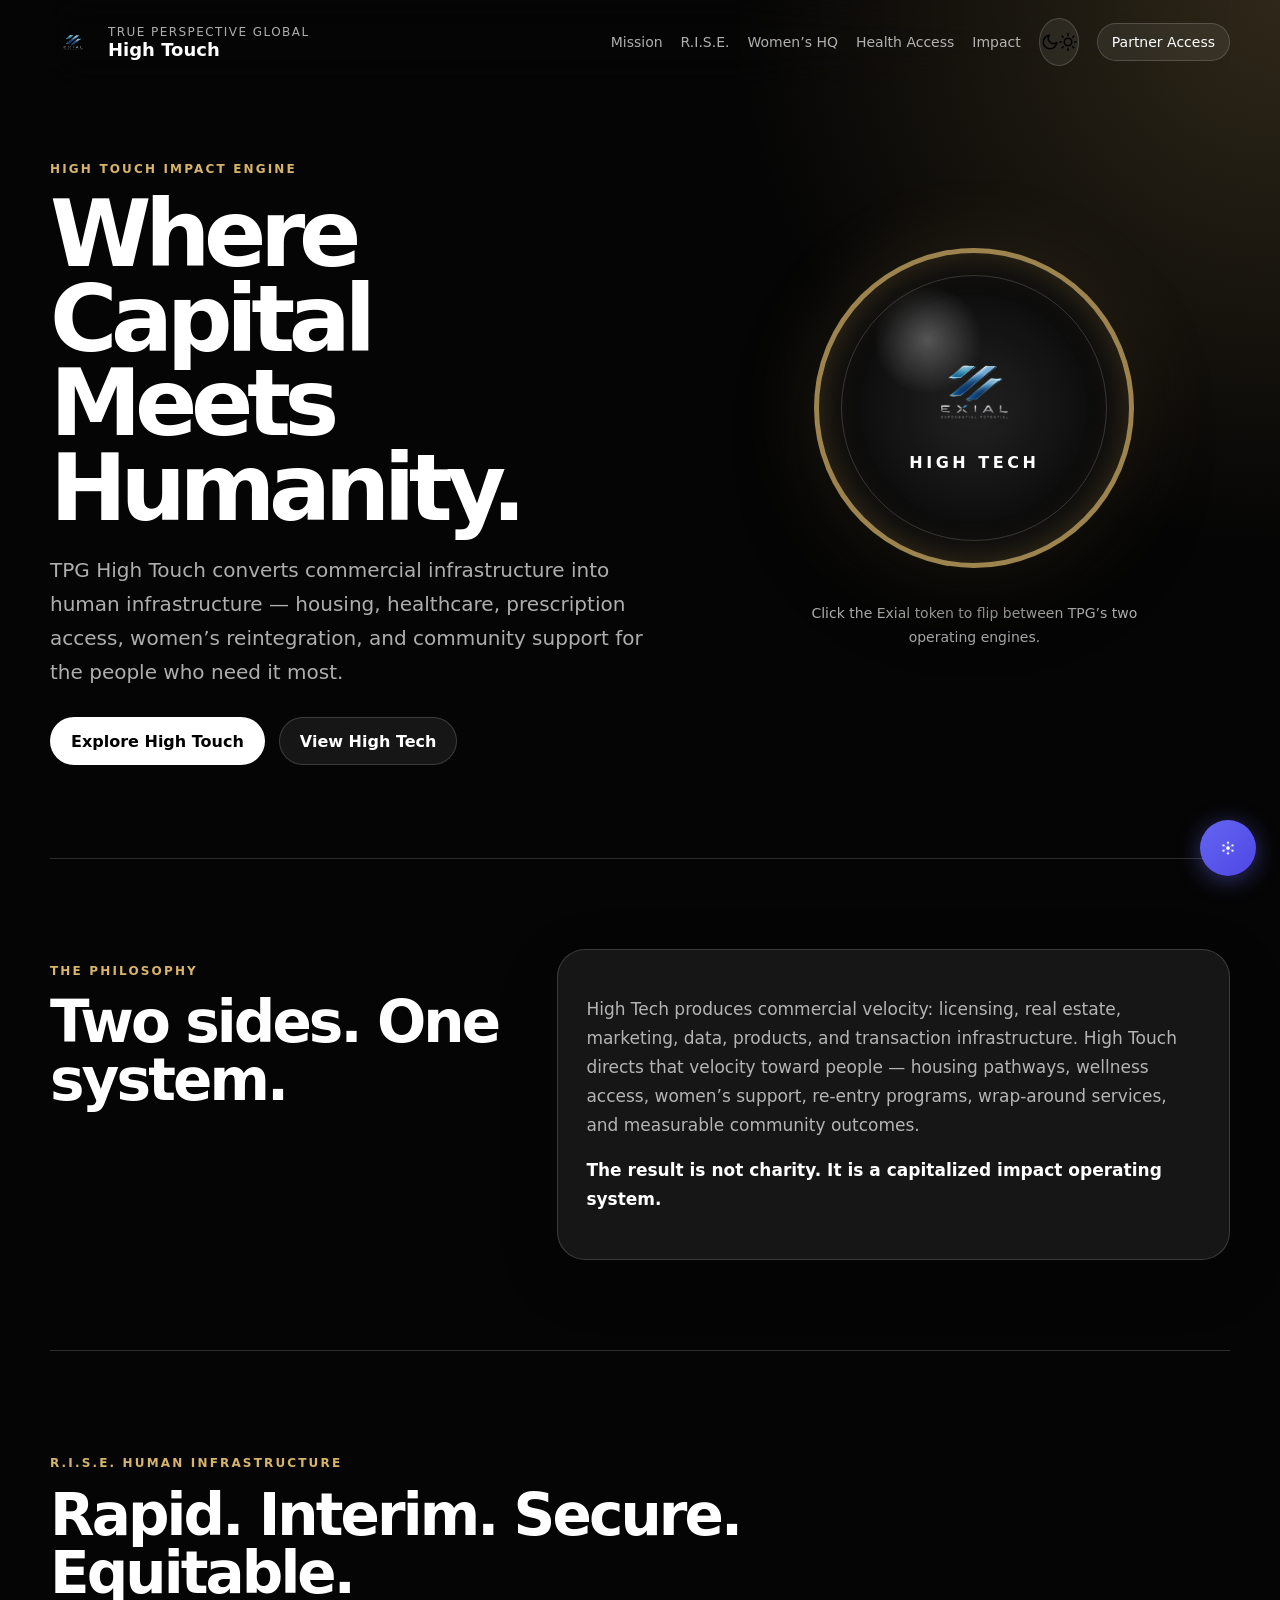
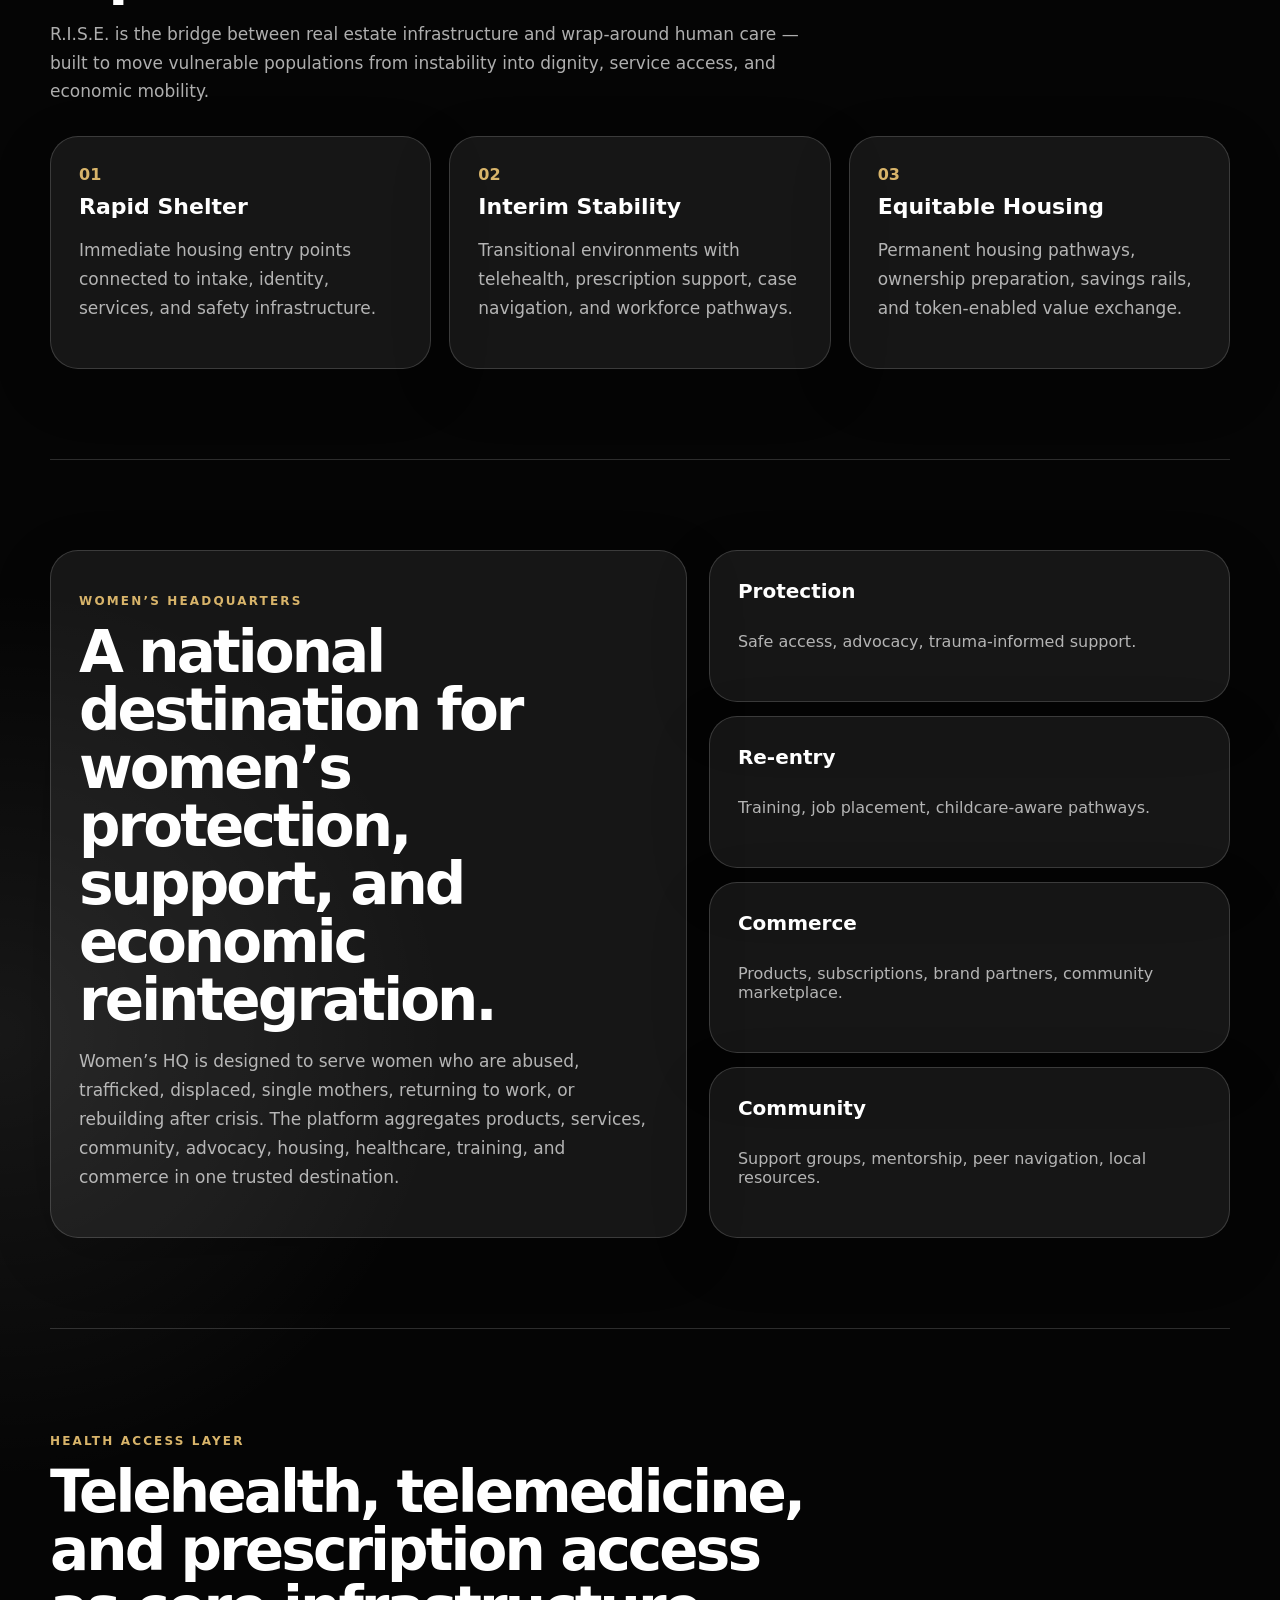
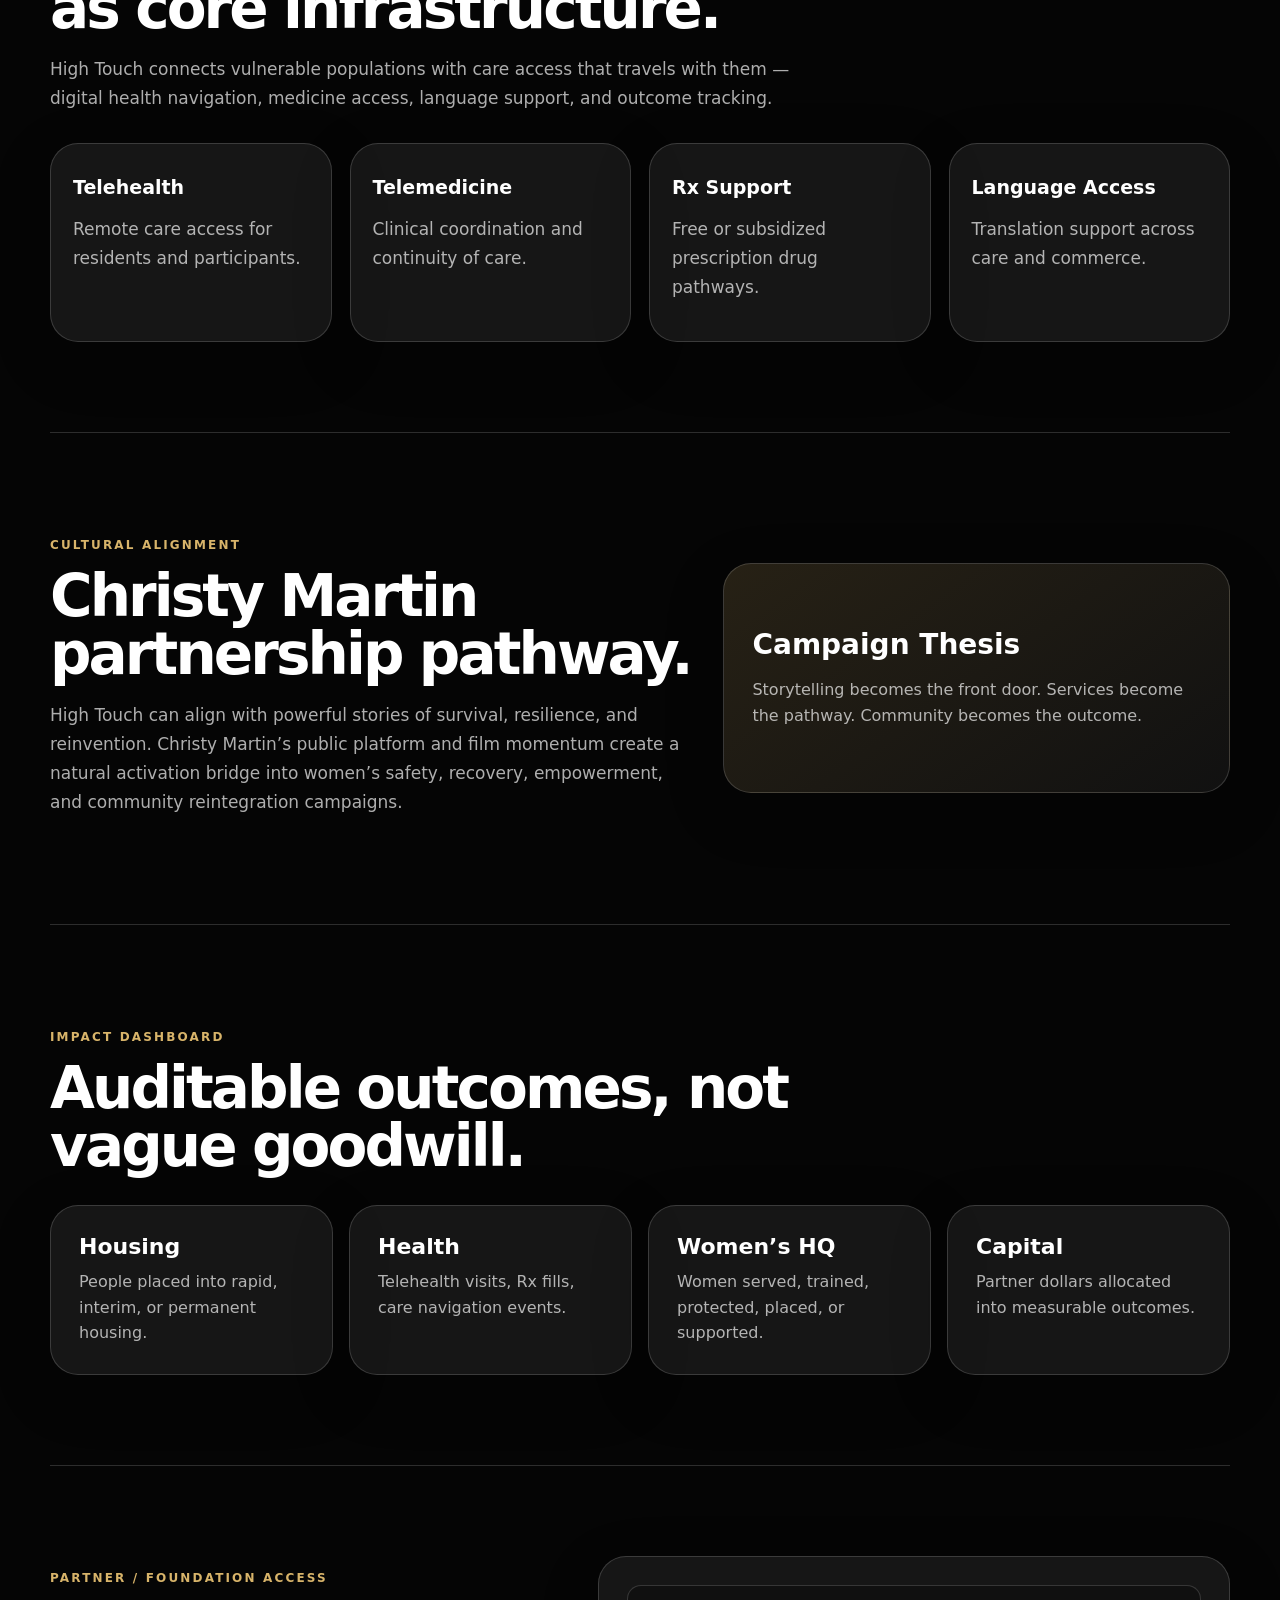
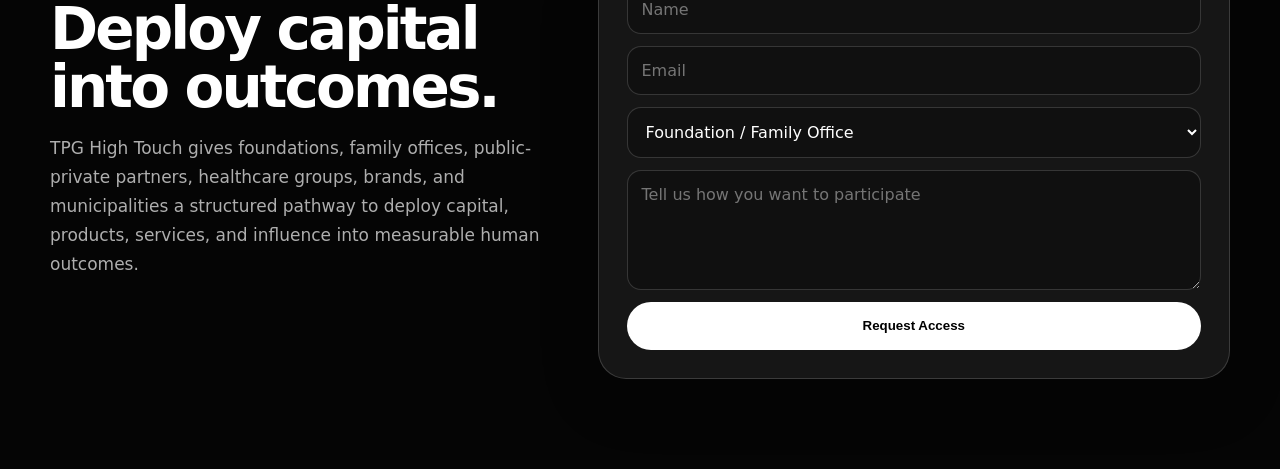
<file: index.html>
<!DOCTYPE html>
<html lang="en">
<head>
  <meta charset="UTF-8" />
  <meta name="viewport" content="width=device-width, initial-scale=1.0" />
  <title>TPG High Touch | Where Capital Meets Humanity</title>
  <link rel="stylesheet" href="styles.css" />
</head>
<body>
  <div class="site-shell">
    <header class="nav">
      <div class="brand">
        <img src="assets/exial-logo.png" alt="Exial Logo" />
        <div>
          <span>True Perspective Global</span>
          <strong>High Touch</strong>
        </div>
      </div>
      <nav>
        <a href="#mission">Mission</a>
        <a href="#rise">R.I.S.E.</a>
        <a href="#women">Women’s HQ</a>
        <a href="#health">Health Access</a>
        <a href="#impact">Impact</a>
        <button class="theme-toggle" id="themeToggle" aria-label="Toggle day/night mode">
          <!-- moon: shown in dark mode — click to go light -->
          <svg class="icon-moon" viewBox="0 0 24 24" fill="none" stroke="currentColor" stroke-width="2" stroke-linecap="round" stroke-linejoin="round">
            <path d="M21 12.79A9 9 0 1 1 11.21 3a7 7 0 0 0 9.79 9.79z"/>
          </svg>
          <!-- sun: shown in light mode — click to go dark -->
          <svg class="icon-sun" viewBox="0 0 24 24" fill="none" stroke="currentColor" stroke-width="2" stroke-linecap="round" stroke-linejoin="round">
            <circle cx="12" cy="12" r="5"/>
            <line x1="12" y1="1"  x2="12" y2="3"/>
            <line x1="12" y1="21" x2="12" y2="23"/>
            <line x1="4.22" y1="4.22"  x2="5.64" y2="5.64"/>
            <line x1="18.36" y1="18.36" x2="19.78" y2="19.78"/>
            <line x1="1" y1="12" x2="3" y2="12"/>
            <line x1="21" y1="12" x2="23" y2="12"/>
            <line x1="4.22" y1="19.78" x2="5.64" y2="18.36"/>
            <line x1="18.36" y1="5.64"  x2="19.78" y2="4.22"/>
          </svg>
        </button>
        <a class="nav-cta" href="#partner">Partner Access</a>
      </nav>
    </header>

    <section class="hero" id="top">
      <div class="hero-copy">
        <p class="eyebrow">High Touch Impact Engine</p>
        <h1>Where Capital Meets Humanity.</h1>
        <p class="lead">TPG High Touch converts commercial infrastructure into human infrastructure — housing, healthcare, prescription access, women’s reintegration, and community support for the people who need it most.</p>
        <div class="hero-actions">
          <a href="#mission" class="btn primary">Explore High Touch</a>
          <a href="high-tech.html" class="btn secondary">View High Tech</a>
        </div>
      </div>

      <div class="coin-stage" aria-label="Animated Exial token selector">
        <div class="coin" id="coin">
          <div class="coin-face heads">
            <img src="assets/exial-logo.png" alt="Exial Logo" />
            <span>High Tech</span>
          </div>
          <div class="coin-face tails">
            <img src="assets/exial-logo.png" alt="Exial Logo" />
            <span>High Touch</span>
          </div>
        </div>
        <p class="coin-caption">Click the Exial token to flip between TPG’s two operating engines.</p>
      </div>
    </section>

    <main>
      <section class="section split" id="mission">
        <div>
          <p class="eyebrow">The philosophy</p>
          <h2>Two sides. One system.</h2>
        </div>
        <div class="copy-card">
          <p>High Tech produces commercial velocity: licensing, real estate, marketing, data, products, and transaction infrastructure. High Touch directs that velocity toward people — housing pathways, wellness access, women’s support, re-entry programs, wrap-around services, and measurable community outcomes.</p>
          <p class="bold">The result is not charity. It is a capitalized impact operating system.</p>
        </div>
      </section>

      <section class="section cards" id="rise">
        <div class="section-head">
          <p class="eyebrow">R.I.S.E. Human Infrastructure</p>
          <h2>Rapid. Interim. Secure. Equitable.</h2>
          <p>R.I.S.E. is the bridge between real estate infrastructure and wrap-around human care — built to move vulnerable populations from instability into dignity, service access, and economic mobility.</p>
        </div>

        <div class="grid three">
          <article class="card">
            <span>01</span>
            <h3>Rapid Shelter</h3>
            <p>Immediate housing entry points connected to intake, identity, services, and safety infrastructure.</p>
          </article>

          <article class="card">
            <span>02</span>
            <h3>Interim Stability</h3>
            <p>Transitional environments with telehealth, prescription support, case navigation, and workforce pathways.</p>
          </article>

          <article class="card">
            <span>03</span>
            <h3>Equitable Housing</h3>
            <p>Permanent housing pathways, ownership preparation, savings rails, and token-enabled value exchange.</p>
          </article>
        </div>
      </section>

      <section class="section feature" id="women">
        <div class="feature-panel">
          <p class="eyebrow">Women’s Headquarters</p>
          <h2>A national destination for women’s protection, support, and economic reintegration.</h2>
          <p>Women’s HQ is designed to serve women who are abused, trafficked, displaced, single mothers, returning to work, or rebuilding after crisis. The platform aggregates products, services, community, advocacy, housing, healthcare, training, and commerce in one trusted destination.</p>
        </div>

        <div class="stack">
          <div class="mini-card">
            <strong>Protection</strong>
            <span>Safe access, advocacy, trauma-informed support.</span>
          </div>

          <div class="mini-card">
            <strong>Re-entry</strong>
            <span>Training, job placement, childcare-aware pathways.</span>
          </div>

          <div class="mini-card">
            <strong>Commerce</strong>
            <span>Products, subscriptions, brand partners, community marketplace.</span>
          </div>

          <div class="mini-card">
            <strong>Community</strong>
            <span>Support groups, mentorship, peer navigation, local resources.</span>
          </div>
        </div>
      </section>

      <section class="section cards" id="health">
        <div class="section-head">
          <p class="eyebrow">Health Access Layer</p>
          <h2>Telehealth, telemedicine, and prescription access as core infrastructure.</h2>
          <p>High Touch connects vulnerable populations with care access that travels with them — digital health navigation, medicine access, language support, and outcome tracking.</p>
        </div>

        <div class="grid four">
          <article class="card small">
            <h3>Telehealth</h3>
            <p>Remote care access for residents and participants.</p>
          </article>

          <article class="card small">
            <h3>Telemedicine</h3>
            <p>Clinical coordination and continuity of care.</p>
          </article>

          <article class="card small">
            <h3>Rx Support</h3>
            <p>Free or subsidized prescription drug pathways.</p>
          </article>

          <article class="card small">
            <h3>Language Access</h3>
            <p>Translation support across care and commerce.</p>
          </article>
        </div>
      </section>

      <section class="section spotlight">
        <div>
          <p class="eyebrow">Cultural Alignment</p>
          <h2>Christy Martin partnership pathway.</h2>
          <p>High Touch can align with powerful stories of survival, resilience, and reinvention. Christy Martin’s public platform and film momentum create a natural activation bridge into women’s safety, recovery, empowerment, and community reintegration campaigns.</p>
        </div>

        <div class="spotlight-box">
          <strong>Campaign Thesis</strong>
          <span>Storytelling becomes the front door. Services become the pathway. Community becomes the outcome.</span>
        </div>
      </section>

      <section class="section impact" id="impact">
        <div class="section-head">
          <p class="eyebrow">Impact Dashboard</p>
          <h2>Auditable outcomes, not vague goodwill.</h2>
        </div>

        <div class="metrics">
          <div>
            <strong>Housing</strong>
            <span>People placed into rapid, interim, or permanent housing.</span>
          </div>

          <div>
            <strong>Health</strong>
            <span>Telehealth visits, Rx fills, care navigation events.</span>
          </div>

          <div>
            <strong>Women’s HQ</strong>
            <span>Women served, trained, protected, placed, or supported.</span>
          </div>

          <div>
            <strong>Capital</strong>
            <span>Partner dollars allocated into measurable outcomes.</span>
          </div>
        </div>
      </section>

      <section class="section partner" id="partner">
        <div>
          <p class="eyebrow">Partner / Foundation Access</p>
          <h2>Deploy capital into outcomes.</h2>
          <p>TPG High Touch gives foundations, family offices, public-private partners, healthcare groups, brands, and municipalities a structured pathway to deploy capital, products, services, and influence into measurable human outcomes.</p>
        </div>

        <form class="access-form">
          <input type="text" placeholder="Name" />
          <input type="email" placeholder="Email" />

          <select>
            <option>Foundation / Family Office</option>
            <option>Healthcare Partner</option>
            <option>Brand / Product Partner</option>
            <option>Municipal / NGO Partner</option>
            <option>Investor / Sponsor</option>
          </select>

          <textarea placeholder="Tell us how you want to participate"></textarea>
          <button type="button">Request Access</button>
        </form>
      </section>
    </main>
  </div>

  <script src="script.js"></script>
  <script src="neural-widget.js" defer></script>
</body>
</html>
</file>
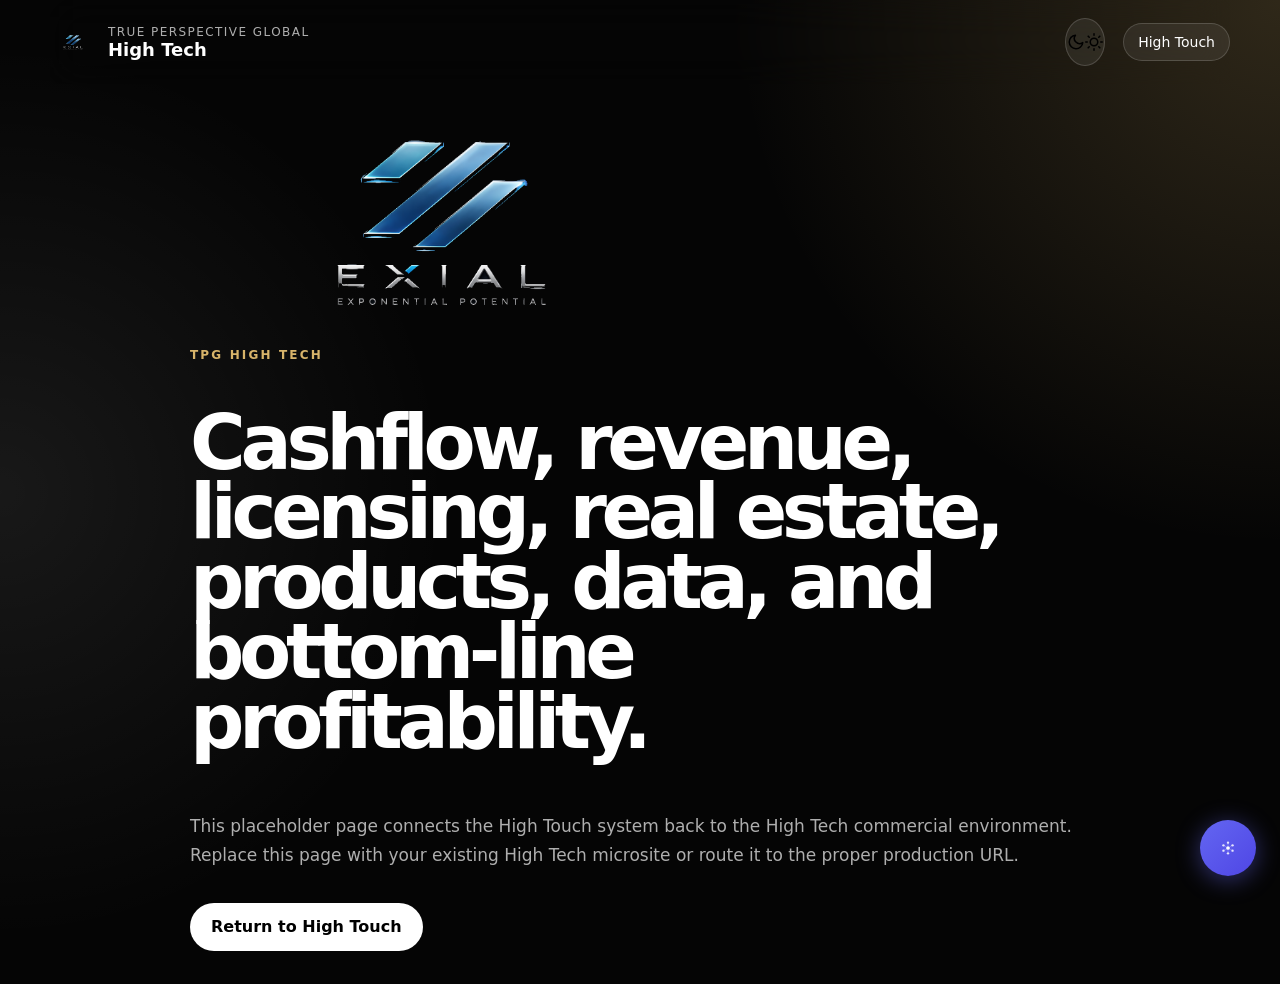
<file: high-tech.html>
<!DOCTYPE html>
<html lang="en">
<head>
  <meta charset="UTF-8" />
  <meta name="viewport" content="width=device-width, initial-scale=1.0" />
  <title>TPG High Tech</title>
  <link rel="stylesheet" href="styles.css" />
</head>
<body>
  <div class="site-shell">
    <header class="nav">
      <div class="brand">
        <img src="assets/exial-logo.png" alt="Exial Logo" />
        <div>
          <span>True Perspective Global</span>
          <strong>High Tech</strong>
        </div>
      </div>
      <nav>
        <button class="theme-toggle" id="themeToggle" aria-label="Toggle day/night mode">
          <svg class="icon-moon" viewBox="0 0 24 24" fill="none" stroke="currentColor" stroke-width="2" stroke-linecap="round" stroke-linejoin="round">
            <path d="M21 12.79A9 9 0 1 1 11.21 3a7 7 0 0 0 9.79 9.79z"/>
          </svg>
          <svg class="icon-sun" viewBox="0 0 24 24" fill="none" stroke="currentColor" stroke-width="2" stroke-linecap="round" stroke-linejoin="round">
            <circle cx="12" cy="12" r="5"/>
            <line x1="12" y1="1"  x2="12" y2="3"/>
            <line x1="12" y1="21" x2="12" y2="23"/>
            <line x1="4.22" y1="4.22"  x2="5.64" y2="5.64"/>
            <line x1="18.36" y1="18.36" x2="19.78" y2="19.78"/>
            <line x1="1" y1="12" x2="3" y2="12"/>
            <line x1="21" y1="12" x2="23" y2="12"/>
            <line x1="4.22" y1="19.78" x2="5.64" y2="18.36"/>
            <line x1="18.36" y1="5.64"  x2="19.78" y2="4.22"/>
          </svg>
        </button>
        <a class="nav-cta" href="index.html">High Touch</a>
      </nav>
    </header>
  </div>

  <div class="simple-page">
    <img src="assets/exial-logo.png" alt="Exial Logo" />
    <p class="eyebrow">TPG High Tech</p>
    <h1>Cashflow, revenue, licensing, real estate, products, data, and bottom-line profitability.</h1>
    <p>This placeholder page connects the High Touch system back to the High Tech commercial environment. Replace this page with your existing High Tech microsite or route it to the proper production URL.</p>
    <a href="index.html" class="btn primary">Return to High Touch</a>
  </div>
  <script src="script.js"></script>
  <script src="neural-widget.js" defer></script>
</body>
</html>
</file>
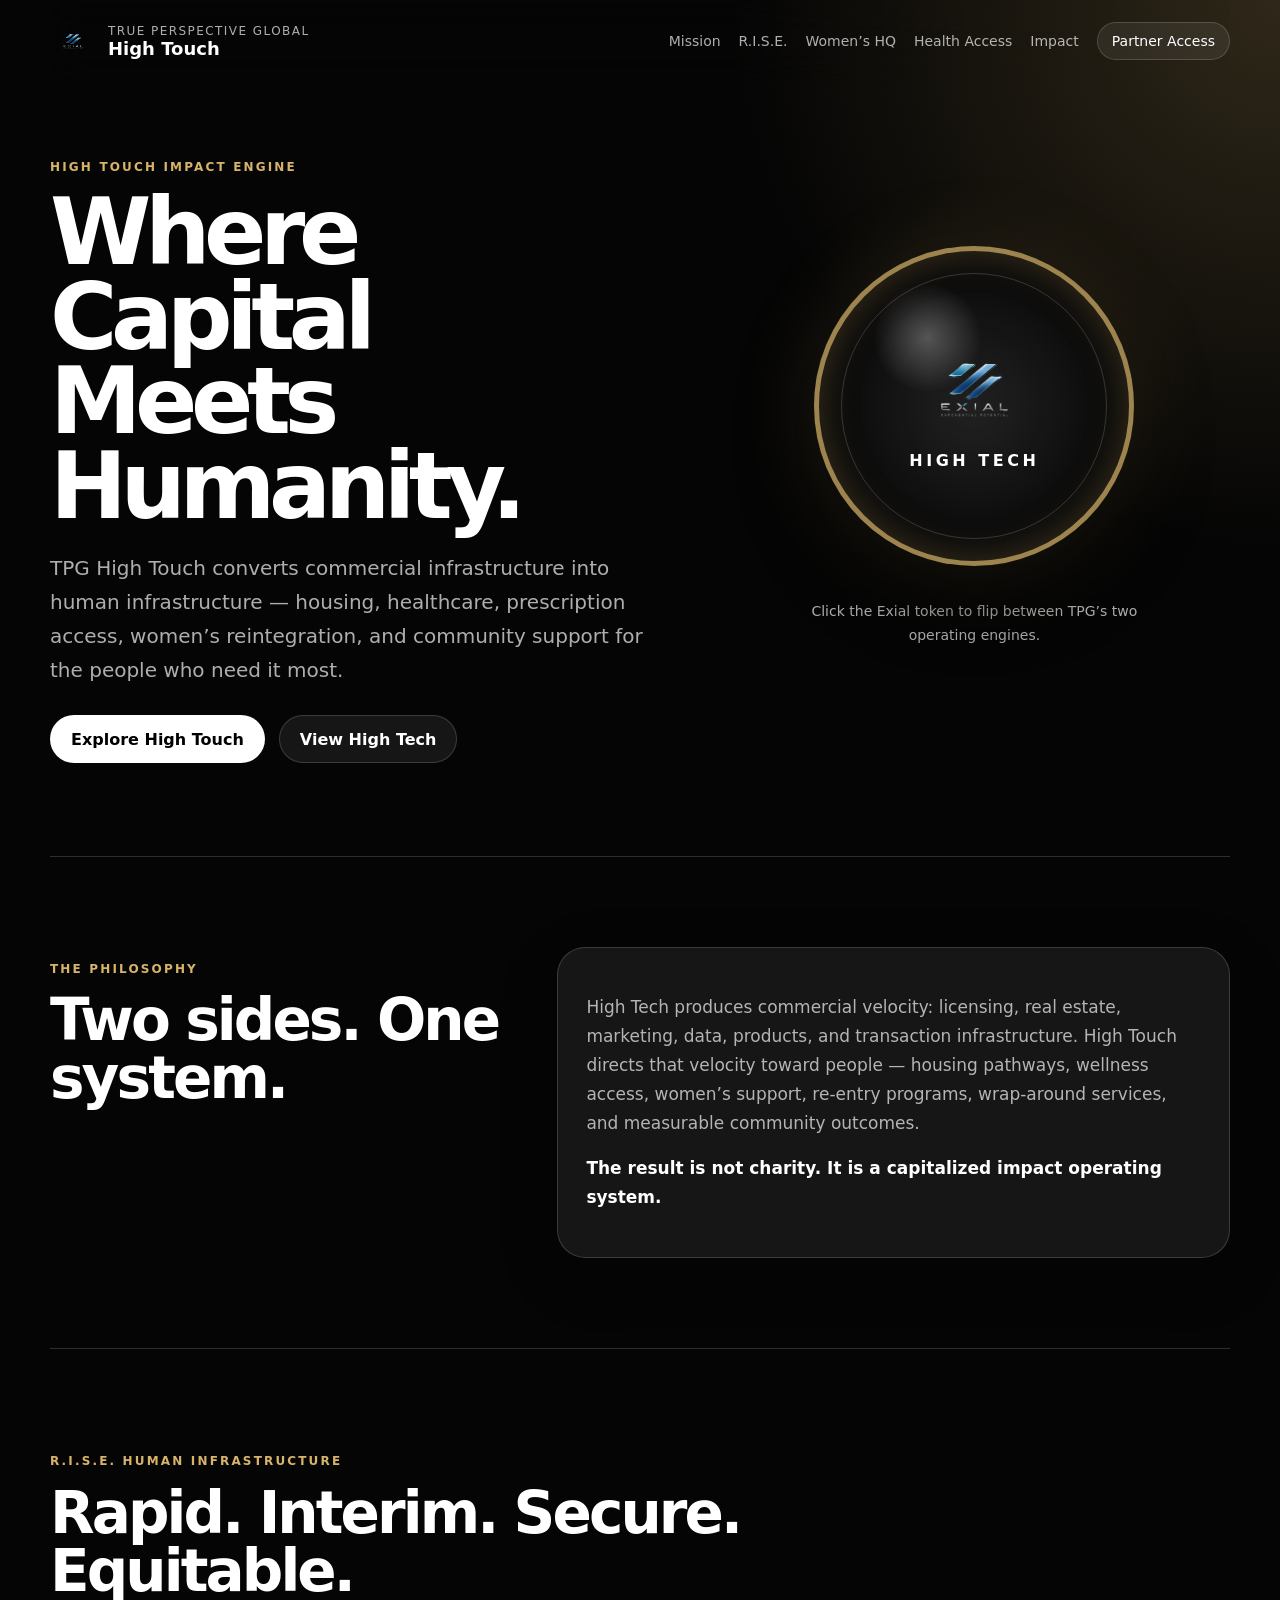
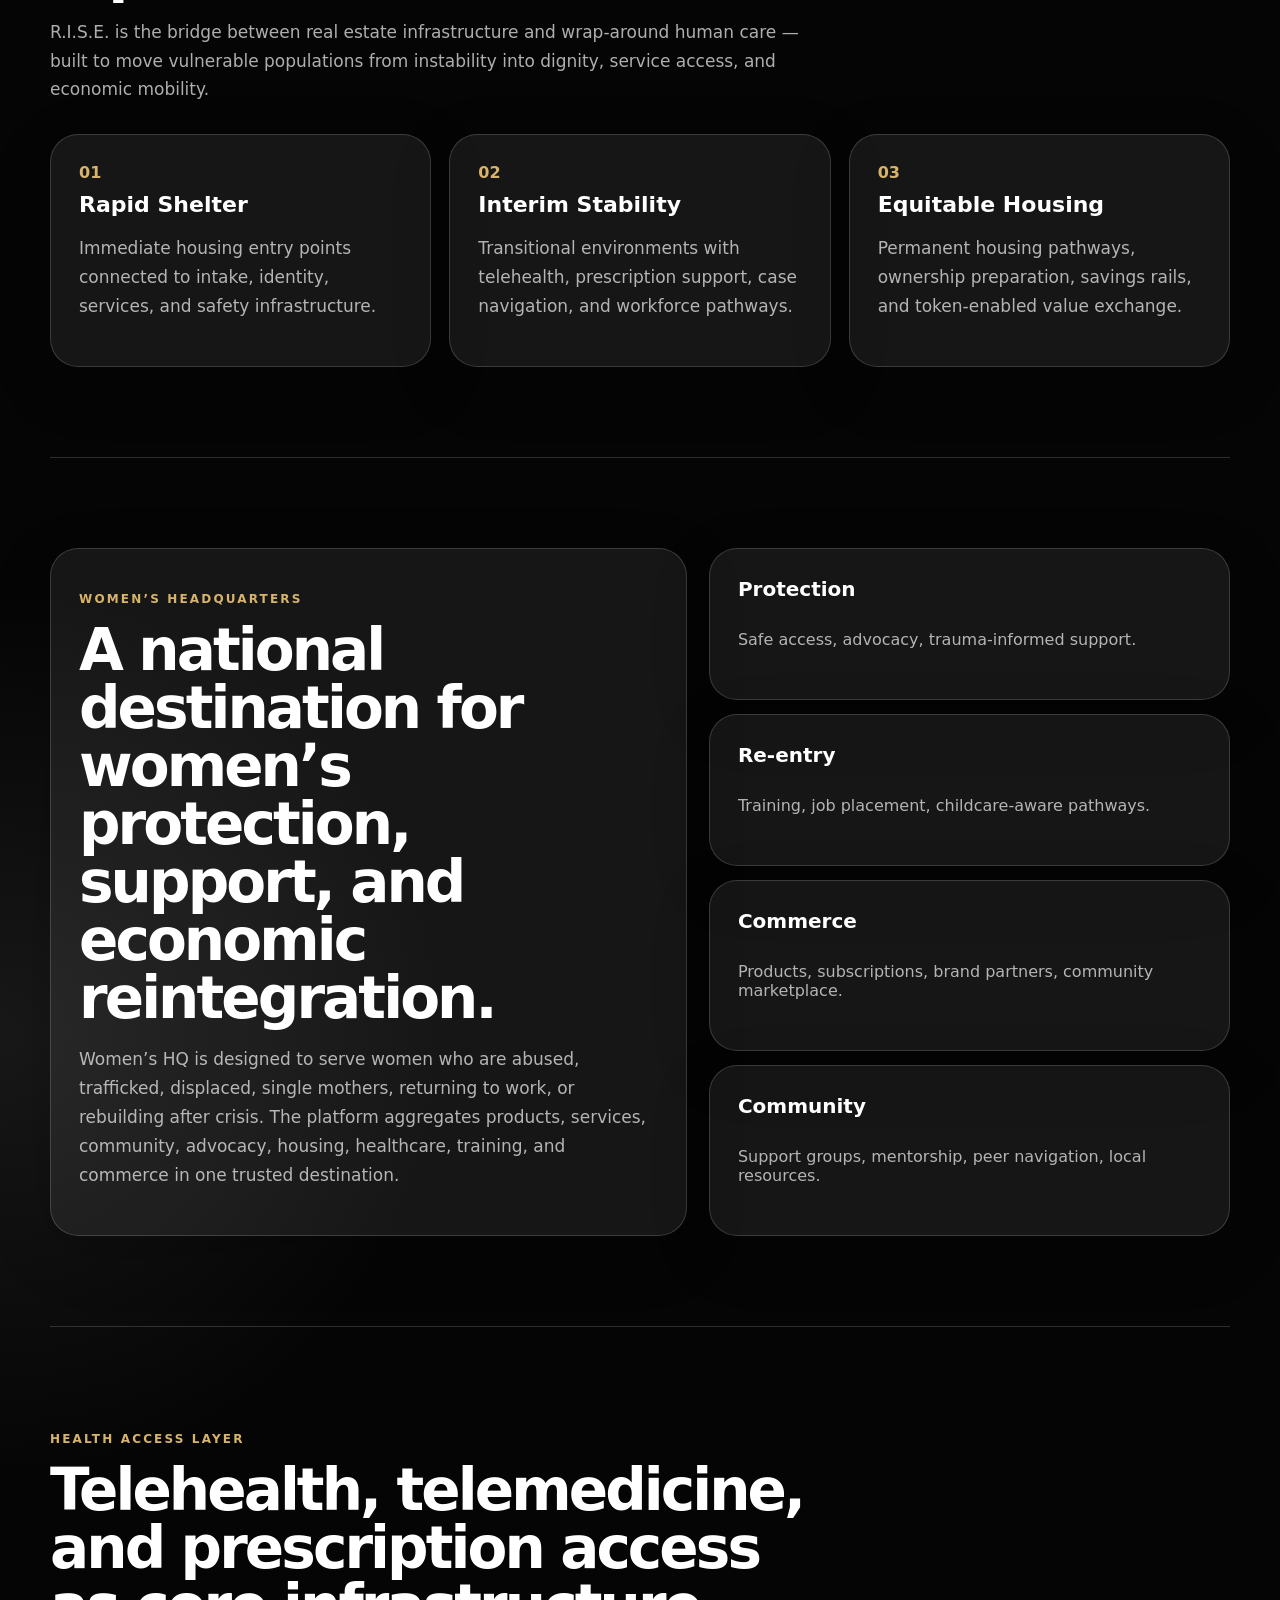
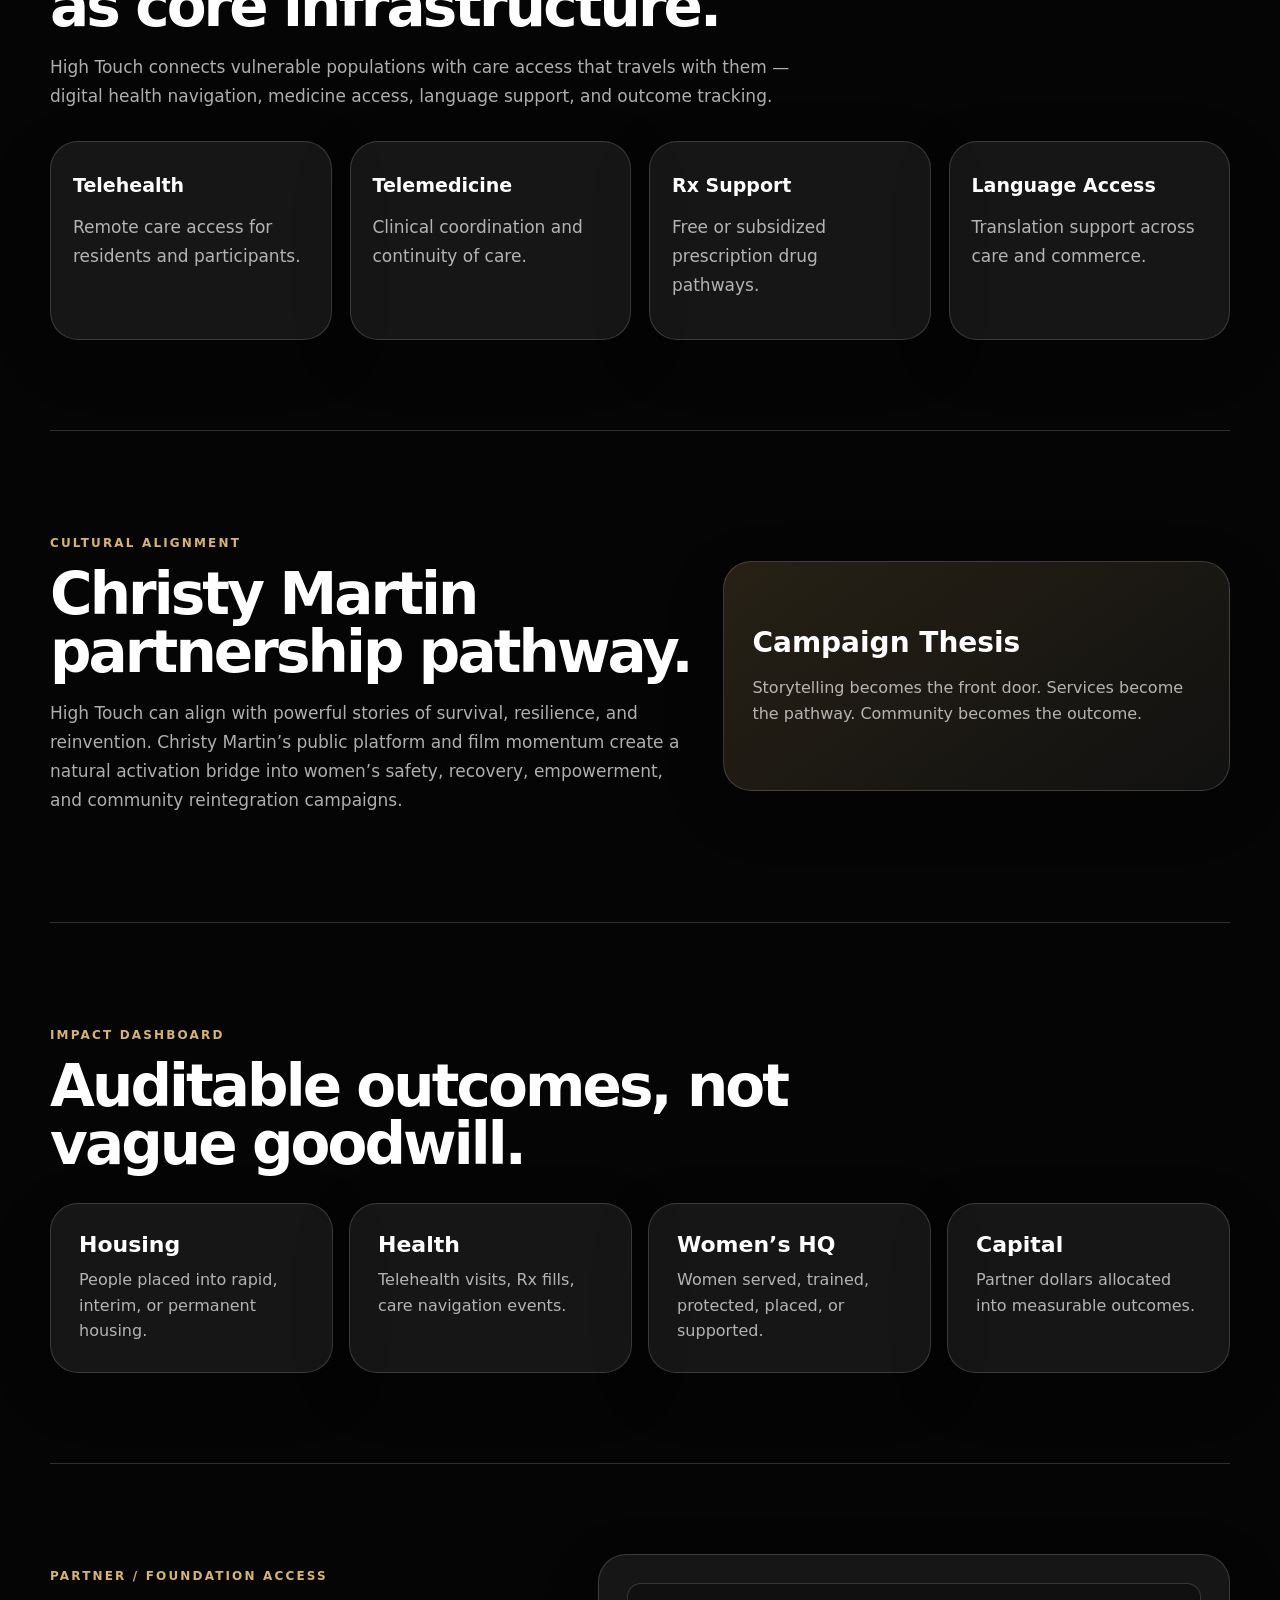
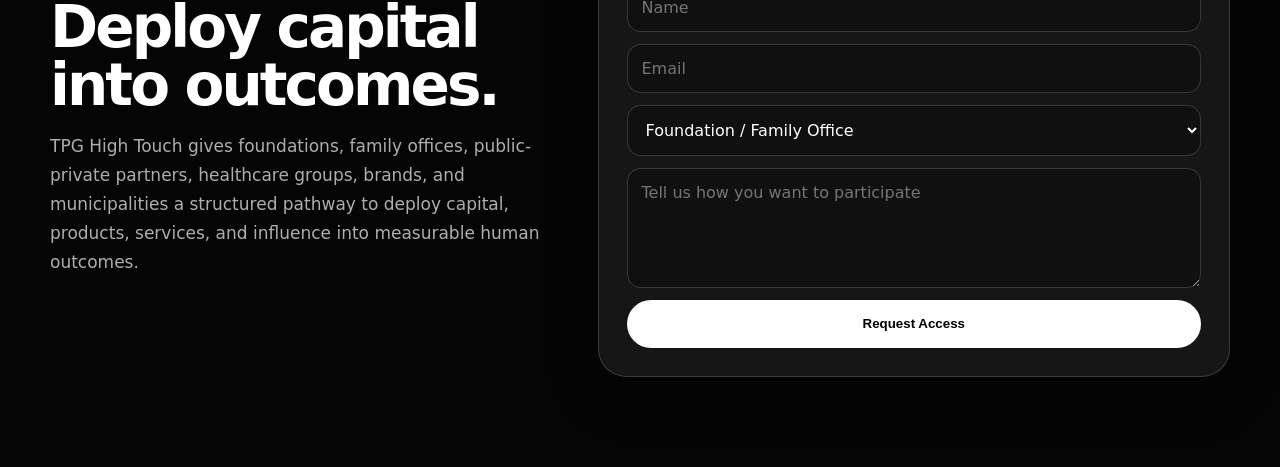
<file: index-inline.html>
<!DOCTYPE html>
<html lang="en">
<head>
  <meta charset="UTF-8" />
  <meta name="viewport" content="width=device-width, initial-scale=1.0" />
  <title>TPG High Touch | Where Capital Meets Humanity</title>
<style>
:root {
  --bg: #050505;
  --panel: rgba(255,255,255,0.07);
  --panel-strong: rgba(255,255,255,0.12);
  --text: #ffffff;
  --muted: rgba(255,255,255,0.68);
  --line: rgba(255,255,255,0.16);
  --gold: #d8b46a;
}

* { box-sizing: border-box; }

html { scroll-behavior: smooth; }

body {
  margin: 0;
  font-family: Inter, ui-sans-serif, system-ui, -apple-system, BlinkMacSystemFont, "Segoe UI", sans-serif;
  color: var(--text);
  background:
    radial-gradient(circle at top right, rgba(216,180,106,.20), transparent 34rem),
    radial-gradient(circle at left, rgba(255,255,255,.08), transparent 28rem),
    var(--bg);
}

a { color: inherit; text-decoration: none; }
.site-shell { width: min(1180px, calc(100% - 36px)); margin: 0 auto; }
.nav { position: sticky; top: 0; z-index: 20; display: flex; align-items: center; justify-content: space-between; padding: 18px 0; backdrop-filter: blur(18px); }
.brand { display: flex; align-items: center; gap: 12px; }
.brand img { width: 46px; height: 46px; object-fit: contain; border-radius: 8px; }
.brand span { display: block; color: var(--muted); font-size: 12px; letter-spacing: .12em; text-transform: uppercase; }
.brand strong { font-size: 18px; }
.nav nav { display: flex; gap: 18px; align-items: center; color: var(--muted); font-size: 14px; }
.nav nav a:hover { color: #fff; }
.nav-cta { padding: 10px 14px; border: 1px solid var(--line); border-radius: 999px; color: #fff !important; background: var(--panel); }
.hero { min-height: 86vh; display: grid; grid-template-columns: 1.1fr .9fr; gap: 44px; align-items: center; padding: 60px 0 90px; }
.eyebrow { color: var(--gold); text-transform: uppercase; letter-spacing: .18em; font-size: 12px; font-weight: 700; }
h1 { font-size: clamp(52px, 8vw, 92px); line-height: .92; margin: 14px 0 22px; letter-spacing: -0.07em; }
h2 { font-size: clamp(32px, 5vw, 58px); line-height: 1; margin: 10px 0 18px; letter-spacing: -0.05em; }
h3 { font-size: 22px; margin: 10px 0; }
p { color: var(--muted); line-height: 1.7; font-size: 17px; }
.lead { font-size: 20px; max-width: 720px; }
.bold { color: #fff; font-weight: 800; }
.hero-actions { display: flex; flex-wrap: wrap; gap: 14px; margin-top: 28px; }
.btn, button { display: inline-flex; align-items: center; justify-content: center; border-radius: 999px; padding: 13px 20px; min-height: 48px; font-weight: 800; border: 1px solid var(--line); cursor: pointer; }
.primary { background: #fff; color: #000; }
.secondary { background: var(--panel); color: #fff; }
.coin-stage { display: grid; place-items: center; gap: 20px; perspective: 1400px; }
.coin { width: 320px; height: 320px; position: relative; transform-style: preserve-3d; animation: idleSpin 10s linear infinite; cursor: pointer; }
.coin.flipped { animation: none; transform: rotateY(180deg); }
.coin-face { position: absolute; inset: 0; border-radius: 50%; display: flex; flex-direction: column; align-items: center; justify-content: center; gap: 18px; backface-visibility: hidden; background: radial-gradient(circle at 35% 28%, rgba(255,255,255,.28), transparent 18%), radial-gradient(circle at center, #242424, #050505 72%); border: 5px solid rgba(216,180,106,.72); box-shadow: inset 0 0 38px rgba(216,180,106,.28), 0 0 80px rgba(216,180,106,.14), 0 28px 70px rgba(0,0,0,.70); }
.coin-face:after { content: ""; position: absolute; inset: 22px; border-radius: 50%; border: 1px solid rgba(255,255,255,.16); }
.coin-face img { width: 160px; height: 90px; object-fit: contain; filter: drop-shadow(0 10px 22px rgba(0,0,0,.55)); z-index: 2; }
.coin-face span { z-index: 2; color: #fff; font-weight: 900; letter-spacing: .22em; text-transform: uppercase; font-size: 16px; }
.tails { transform: rotateY(180deg); }
.coin-caption { font-size: 14px; text-align: center; max-width: 360px; }
@keyframes idleSpin { from { transform: rotateY(0deg); } to { transform: rotateY(360deg); } }
.section { padding: 90px 0; border-top: 1px solid var(--line); }
.split { display: grid; grid-template-columns: .82fr 1.18fr; gap: 40px; align-items: start; }
.copy-card, .card, .feature-panel, .spotlight-box, .access-form, .mini-card, .metrics div { background: var(--panel); border: 1px solid var(--line); border-radius: 28px; padding: 28px; box-shadow: 0 18px 60px rgba(0,0,0,.18); }
.section-head { max-width: 780px; margin-bottom: 30px; }
.grid { display: grid; gap: 18px; }
.three { grid-template-columns: repeat(3, 1fr); }
.four { grid-template-columns: repeat(4, 1fr); }
.card span { color: var(--gold); font-weight: 900; }
.card.small { padding: 22px; }
.card.small h3 { font-size: 19px; }
.feature { display: grid; grid-template-columns: 1.1fr .9fr; gap: 22px; align-items: stretch; }
.stack { display: grid; gap: 14px; }
.mini-card { display: grid; gap: 8px; }
.mini-card strong { font-size: 20px; }
.mini-card span { color: var(--muted); }
.spotlight { display: grid; grid-template-columns: 1fr .78fr; gap: 24px; align-items: center; }
.spotlight-box { min-height: 230px; display: flex; flex-direction: column; justify-content: center; gap: 16px; background: linear-gradient(145deg, rgba(216,180,106,.16), rgba(255,255,255,.05)); }
.spotlight-box strong { font-size: 28px; }
.spotlight-box span { color: var(--muted); line-height: 1.6; }
.metrics { display: grid; grid-template-columns: repeat(4, 1fr); gap: 16px; }
.metrics strong { display: block; font-size: 22px; margin-bottom: 10px; }
.metrics span { color: var(--muted); line-height: 1.6; }
.partner { display: grid; grid-template-columns: .9fr 1.1fr; gap: 30px; align-items: start; }
.access-form { display: grid; gap: 12px; }
input, select, textarea { width: 100%; background: rgba(0,0,0,.25); border: 1px solid var(--line); color: #fff; border-radius: 14px; padding: 14px; font: inherit; }
textarea { min-height: 120px; resize: vertical; }
.access-form button { background: #fff; color: #000; border: 0; }
.simple-page { min-height: 100vh; width: min(900px, calc(100% - 36px)); margin: 0 auto; display: grid; align-content: center; gap: 16px; }
.simple-page img { width: min(500px, 100%); border-radius: 14px; }
.simple-page h1 { font-size: clamp(44px, 7vw, 76px); }
.simple-page .btn { width: max-content; }
@media (max-width: 900px) { .nav { align-items: flex-start; gap: 18px; } .nav nav { display: none; } .hero, .split, .feature, .spotlight, .partner { grid-template-columns: 1fr; } .three, .four, .metrics { grid-template-columns: 1fr; } .coin { width: 250px; height: 250px; } .coin-face img { width: 135px; height: 76px; } }
</style>
</head>
<body>
  <div class="site-shell">
    <header class="nav">
      <div class="brand">
        <img src="assets/exial-logo.png" alt="Exial Logo" />
        <div>
          <span>True Perspective Global</span>
          <strong>High Touch</strong>
        </div>
      </div>
      <nav>
        <a href="#mission">Mission</a>
        <a href="#rise">R.I.S.E.</a>
        <a href="#women">Women’s HQ</a>
        <a href="#health">Health Access</a>
        <a href="#impact">Impact</a>
        <a class="nav-cta" href="#partner">Partner Access</a>
      </nav>
    </header>

    <section class="hero" id="top">
      <div class="hero-copy">
        <p class="eyebrow">High Touch Impact Engine</p>
        <h1>Where Capital Meets Humanity.</h1>
        <p class="lead">TPG High Touch converts commercial infrastructure into human infrastructure — housing, healthcare, prescription access, women’s reintegration, and community support for the people who need it most.</p>
        <div class="hero-actions">
          <a href="#mission" class="btn primary">Explore High Touch</a>
          <a href="high-tech.html" class="btn secondary">View High Tech</a>
        </div>
      </div>

      <div class="coin-stage" aria-label="Animated Exial token selector">
        <div class="coin" id="coin">
          <div class="coin-face heads">
            <img src="assets/exial-logo.png" alt="Exial Logo" />
            <span>High Tech</span>
          </div>
          <div class="coin-face tails">
            <img src="assets/exial-logo.png" alt="Exial Logo" />
            <span>High Touch</span>
          </div>
        </div>
        <p class="coin-caption">Click the Exial token to flip between TPG’s two operating engines.</p>
      </div>
    </section>

    <main>
      <section class="section split" id="mission">
        <div>
          <p class="eyebrow">The philosophy</p>
          <h2>Two sides. One system.</h2>
        </div>
        <div class="copy-card">
          <p>High Tech produces commercial velocity: licensing, real estate, marketing, data, products, and transaction infrastructure. High Touch directs that velocity toward people — housing pathways, wellness access, women’s support, re-entry programs, wrap-around services, and measurable community outcomes.</p>
          <p class="bold">The result is not charity. It is a capitalized impact operating system.</p>
        </div>
      </section>

      <section class="section cards" id="rise">
        <div class="section-head">
          <p class="eyebrow">R.I.S.E. Human Infrastructure</p>
          <h2>Rapid. Interim. Secure. Equitable.</h2>
          <p>R.I.S.E. is the bridge between real estate infrastructure and wrap-around human care — built to move vulnerable populations from instability into dignity, service access, and economic mobility.</p>
        </div>

        <div class="grid three">
          <article class="card">
            <span>01</span>
            <h3>Rapid Shelter</h3>
            <p>Immediate housing entry points connected to intake, identity, services, and safety infrastructure.</p>
          </article>

          <article class="card">
            <span>02</span>
            <h3>Interim Stability</h3>
            <p>Transitional environments with telehealth, prescription support, case navigation, and workforce pathways.</p>
          </article>

          <article class="card">
            <span>03</span>
            <h3>Equitable Housing</h3>
            <p>Permanent housing pathways, ownership preparation, savings rails, and token-enabled value exchange.</p>
          </article>
        </div>
      </section>

      <section class="section feature" id="women">
        <div class="feature-panel">
          <p class="eyebrow">Women’s Headquarters</p>
          <h2>A national destination for women’s protection, support, and economic reintegration.</h2>
          <p>Women’s HQ is designed to serve women who are abused, trafficked, displaced, single mothers, returning to work, or rebuilding after crisis. The platform aggregates products, services, community, advocacy, housing, healthcare, training, and commerce in one trusted destination.</p>
        </div>

        <div class="stack">
          <div class="mini-card">
            <strong>Protection</strong>
            <span>Safe access, advocacy, trauma-informed support.</span>
          </div>

          <div class="mini-card">
            <strong>Re-entry</strong>
            <span>Training, job placement, childcare-aware pathways.</span>
          </div>

          <div class="mini-card">
            <strong>Commerce</strong>
            <span>Products, subscriptions, brand partners, community marketplace.</span>
          </div>

          <div class="mini-card">
            <strong>Community</strong>
            <span>Support groups, mentorship, peer navigation, local resources.</span>
          </div>
        </div>
      </section>

      <section class="section cards" id="health">
        <div class="section-head">
          <p class="eyebrow">Health Access Layer</p>
          <h2>Telehealth, telemedicine, and prescription access as core infrastructure.</h2>
          <p>High Touch connects vulnerable populations with care access that travels with them — digital health navigation, medicine access, language support, and outcome tracking.</p>
        </div>

        <div class="grid four">
          <article class="card small">
            <h3>Telehealth</h3>
            <p>Remote care access for residents and participants.</p>
          </article>

          <article class="card small">
            <h3>Telemedicine</h3>
            <p>Clinical coordination and continuity of care.</p>
          </article>

          <article class="card small">
            <h3>Rx Support</h3>
            <p>Free or subsidized prescription drug pathways.</p>
          </article>

          <article class="card small">
            <h3>Language Access</h3>
            <p>Translation support across care and commerce.</p>
          </article>
        </div>
      </section>

      <section class="section spotlight">
        <div>
          <p class="eyebrow">Cultural Alignment</p>
          <h2>Christy Martin partnership pathway.</h2>
          <p>High Touch can align with powerful stories of survival, resilience, and reinvention. Christy Martin’s public platform and film momentum create a natural activation bridge into women’s safety, recovery, empowerment, and community reintegration campaigns.</p>
        </div>

        <div class="spotlight-box">
          <strong>Campaign Thesis</strong>
          <span>Storytelling becomes the front door. Services become the pathway. Community becomes the outcome.</span>
        </div>
      </section>

      <section class="section impact" id="impact">
        <div class="section-head">
          <p class="eyebrow">Impact Dashboard</p>
          <h2>Auditable outcomes, not vague goodwill.</h2>
        </div>

        <div class="metrics">
          <div>
            <strong>Housing</strong>
            <span>People placed into rapid, interim, or permanent housing.</span>
          </div>

          <div>
            <strong>Health</strong>
            <span>Telehealth visits, Rx fills, care navigation events.</span>
          </div>

          <div>
            <strong>Women’s HQ</strong>
            <span>Women served, trained, protected, placed, or supported.</span>
          </div>

          <div>
            <strong>Capital</strong>
            <span>Partner dollars allocated into measurable outcomes.</span>
          </div>
        </div>
      </section>

      <section class="section partner" id="partner">
        <div>
          <p class="eyebrow">Partner / Foundation Access</p>
          <h2>Deploy capital into outcomes.</h2>
          <p>TPG High Touch gives foundations, family offices, public-private partners, healthcare groups, brands, and municipalities a structured pathway to deploy capital, products, services, and influence into measurable human outcomes.</p>
        </div>

        <form class="access-form">
          <input type="text" placeholder="Name" />
          <input type="email" placeholder="Email" />

          <select>
            <option>Foundation / Family Office</option>
            <option>Healthcare Partner</option>
            <option>Brand / Product Partner</option>
            <option>Municipal / NGO Partner</option>
            <option>Investor / Sponsor</option>
          </select>

          <textarea placeholder="Tell us how you want to participate"></textarea>
          <button type="button">Request Access</button>
        </form>
      </section>
    </main>
  </div>

<script>
const coin = document.getElementById('coin');
let flipped = false;

coin.addEventListener('click', () => {
  flipped = !flipped;
  coin.classList.toggle('flipped', flipped);
});

coin.addEventListener('dblclick', () => {
  window.location.href = flipped ? 'index.html#mission' : 'high-tech.html';
});
</script>
</body>
</html>
</file>
<file: styles.css>
:root {
  --bg: #050505;
  --panel: rgba(255,255,255,0.07);
  --panel-strong: rgba(255,255,255,0.12);
  --text: #ffffff;
  --muted: rgba(255,255,255,0.68);
  --line: rgba(255,255,255,0.16);
  --gold: #d8b46a;
}

:root.light {
  --bg: #f4f3ef;
  --panel: rgba(0,0,0,0.05);
  --panel-strong: rgba(0,0,0,0.09);
  --text: #0a0a0a;
  --muted: rgba(0,0,0,0.58);
  --line: rgba(0,0,0,0.11);
  --gold: #9a6410;
}

:root.light body {
  background:
    radial-gradient(circle at top right, rgba(216,180,106,.10), transparent 34rem),
    radial-gradient(circle at left, rgba(0,0,0,.04), transparent 28rem),
    var(--bg);
}

:root.light input,
:root.light select,
:root.light textarea { background: rgba(255,255,255,0.75); color: #0a0a0a; }

:root.light .primary { background: #0a0a0a; color: #fff; }
:root.light .secondary { background: var(--panel); color: #0a0a0a; border-color: var(--line); }
:root.light .nav-cta { color: #0a0a0a !important; }
:root.light .access-form button { background: #0a0a0a; color: #fff; }

* { box-sizing: border-box; }

html { scroll-behavior: smooth; }

body {
  margin: 0;
  font-family: Inter, ui-sans-serif, system-ui, -apple-system, BlinkMacSystemFont, "Segoe UI", sans-serif;
  color: var(--text);
  background:
    radial-gradient(circle at top right, rgba(216,180,106,.20), transparent 34rem),
    radial-gradient(circle at left, rgba(255,255,255,.08), transparent 28rem),
    var(--bg);
}

a { color: inherit; text-decoration: none; }
.site-shell { width: min(1180px, calc(100% - 36px)); margin: 0 auto; }
.nav { position: sticky; top: 0; z-index: 20; display: flex; align-items: center; justify-content: space-between; padding: 18px 0; backdrop-filter: blur(18px); }
.brand { display: flex; align-items: center; gap: 12px; }
.brand img { width: 46px; height: 46px; object-fit: contain; border-radius: 8px; }
.brand span { display: block; color: var(--muted); font-size: 12px; letter-spacing: .12em; text-transform: uppercase; }
.brand strong { font-size: 18px; }
.nav nav { display: flex; gap: 18px; align-items: center; color: var(--muted); font-size: 14px; }
.nav nav a:hover { color: #fff; }
.nav-cta { padding: 10px 14px; border: 1px solid var(--line); border-radius: 999px; color: #fff !important; background: var(--panel); }
.hero { min-height: 86vh; display: grid; grid-template-columns: 1.1fr .9fr; gap: 44px; align-items: center; padding: 60px 0 90px; }
.eyebrow { color: var(--gold); text-transform: uppercase; letter-spacing: .18em; font-size: 12px; font-weight: 700; }
h1 { font-size: clamp(52px, 8vw, 92px); line-height: .92; margin: 14px 0 22px; letter-spacing: -0.07em; }
h2 { font-size: clamp(32px, 5vw, 58px); line-height: 1; margin: 10px 0 18px; letter-spacing: -0.05em; }
h3 { font-size: 22px; margin: 10px 0; }
p { color: var(--muted); line-height: 1.7; font-size: 17px; }
.lead { font-size: 20px; max-width: 720px; }
.bold { color: #fff; font-weight: 800; }
.hero-actions { display: flex; flex-wrap: wrap; gap: 14px; margin-top: 28px; }
.btn, button { display: inline-flex; align-items: center; justify-content: center; border-radius: 999px; padding: 13px 20px; min-height: 48px; font-weight: 800; border: 1px solid var(--line); cursor: pointer; }
.primary { background: #fff; color: #000; }
.secondary { background: var(--panel); color: #fff; }
.coin-stage { display: grid; place-items: center; gap: 20px; perspective: 1400px; }
.coin { width: 320px; height: 320px; position: relative; transform-style: preserve-3d; animation: idleSpin 10s linear infinite; cursor: pointer; }
.coin.flipped { animation: none; transform: rotateY(180deg); }
.coin-face { position: absolute; inset: 0; border-radius: 50%; display: flex; flex-direction: column; align-items: center; justify-content: center; gap: 18px; backface-visibility: hidden; background: radial-gradient(circle at 35% 28%, rgba(255,255,255,.28), transparent 18%), radial-gradient(circle at center, #242424, #050505 72%); border: 5px solid rgba(216,180,106,.72); box-shadow: inset 0 0 38px rgba(216,180,106,.28), 0 0 80px rgba(216,180,106,.14), 0 28px 70px rgba(0,0,0,.70); }
.coin-face:after { content: ""; position: absolute; inset: 22px; border-radius: 50%; border: 1px solid rgba(255,255,255,.16); }
.coin-face img { width: 160px; height: 90px; object-fit: contain; filter: drop-shadow(0 10px 22px rgba(0,0,0,.55)); z-index: 2; }
.coin-face span { z-index: 2; color: #fff; font-weight: 900; letter-spacing: .22em; text-transform: uppercase; font-size: 16px; }
.tails { transform: rotateY(180deg); }
.coin-caption { font-size: 14px; text-align: center; max-width: 360px; }
@keyframes idleSpin { from { transform: rotateY(0deg); } to { transform: rotateY(360deg); } }
.section { padding: 90px 0; border-top: 1px solid var(--line); }
.split { display: grid; grid-template-columns: .82fr 1.18fr; gap: 40px; align-items: start; }
.copy-card, .card, .feature-panel, .spotlight-box, .access-form, .mini-card, .metrics div { background: var(--panel); border: 1px solid var(--line); border-radius: 28px; padding: 28px; box-shadow: 0 18px 60px rgba(0,0,0,.18); }
.section-head { max-width: 780px; margin-bottom: 30px; }
.grid { display: grid; gap: 18px; }
.three { grid-template-columns: repeat(3, 1fr); }
.four { grid-template-columns: repeat(4, 1fr); }
.card span { color: var(--gold); font-weight: 900; }
.card.small { padding: 22px; }
.card.small h3 { font-size: 19px; }
.feature { display: grid; grid-template-columns: 1.1fr .9fr; gap: 22px; align-items: stretch; }
.stack { display: grid; gap: 14px; }
.mini-card { display: grid; gap: 8px; }
.mini-card strong { font-size: 20px; }
.mini-card span { color: var(--muted); }
.spotlight { display: grid; grid-template-columns: 1fr .78fr; gap: 24px; align-items: center; }
.spotlight-box { min-height: 230px; display: flex; flex-direction: column; justify-content: center; gap: 16px; background: linear-gradient(145deg, rgba(216,180,106,.16), rgba(255,255,255,.05)); }
.spotlight-box strong { font-size: 28px; }
.spotlight-box span { color: var(--muted); line-height: 1.6; }
.metrics { display: grid; grid-template-columns: repeat(4, 1fr); gap: 16px; }
.metrics strong { display: block; font-size: 22px; margin-bottom: 10px; }
.metrics span { color: var(--muted); line-height: 1.6; }
.partner { display: grid; grid-template-columns: .9fr 1.1fr; gap: 30px; align-items: start; }
.access-form { display: grid; gap: 12px; }
input, select, textarea { width: 100%; background: rgba(0,0,0,.25); border: 1px solid var(--line); color: #fff; border-radius: 14px; padding: 14px; font: inherit; }
textarea { min-height: 120px; resize: vertical; }
.access-form button { background: #fff; color: #000; border: 0; }
.simple-page { min-height: 100vh; width: min(900px, calc(100% - 36px)); margin: 0 auto; display: grid; align-content: center; gap: 16px; }
.simple-page img { width: min(500px, 100%); border-radius: 14px; }
.simple-page h1 { font-size: clamp(44px, 7vw, 76px); }
.simple-page .btn { width: max-content; }
.theme-toggle {
  display: flex; align-items: center; justify-content: center;
  width: 40px; height: 40px; border-radius: 50%;
  background: var(--panel); border: 1px solid var(--line);
  cursor: pointer; padding: 0; flex-shrink: 0;
  transition: background 0.2s, border-color 0.2s;
}
.theme-toggle:hover { background: var(--panel-strong); }
.theme-toggle svg { width: 18px; height: 18px; display: block; }
.icon-sun  { display: none; }
.icon-moon { display: block; }
:root.light .icon-sun  { display: block; }
:root.light .icon-moon { display: none; }

@media (max-width: 900px) { .nav { align-items: flex-start; gap: 18px; } .nav nav { display: none; } .hero, .split, .feature, .spotlight, .partner { grid-template-columns: 1fr; } .three, .four, .metrics { grid-template-columns: 1fr; } .coin { width: 250px; height: 250px; } .coin-face img { width: 135px; height: 76px; } }
</file>
